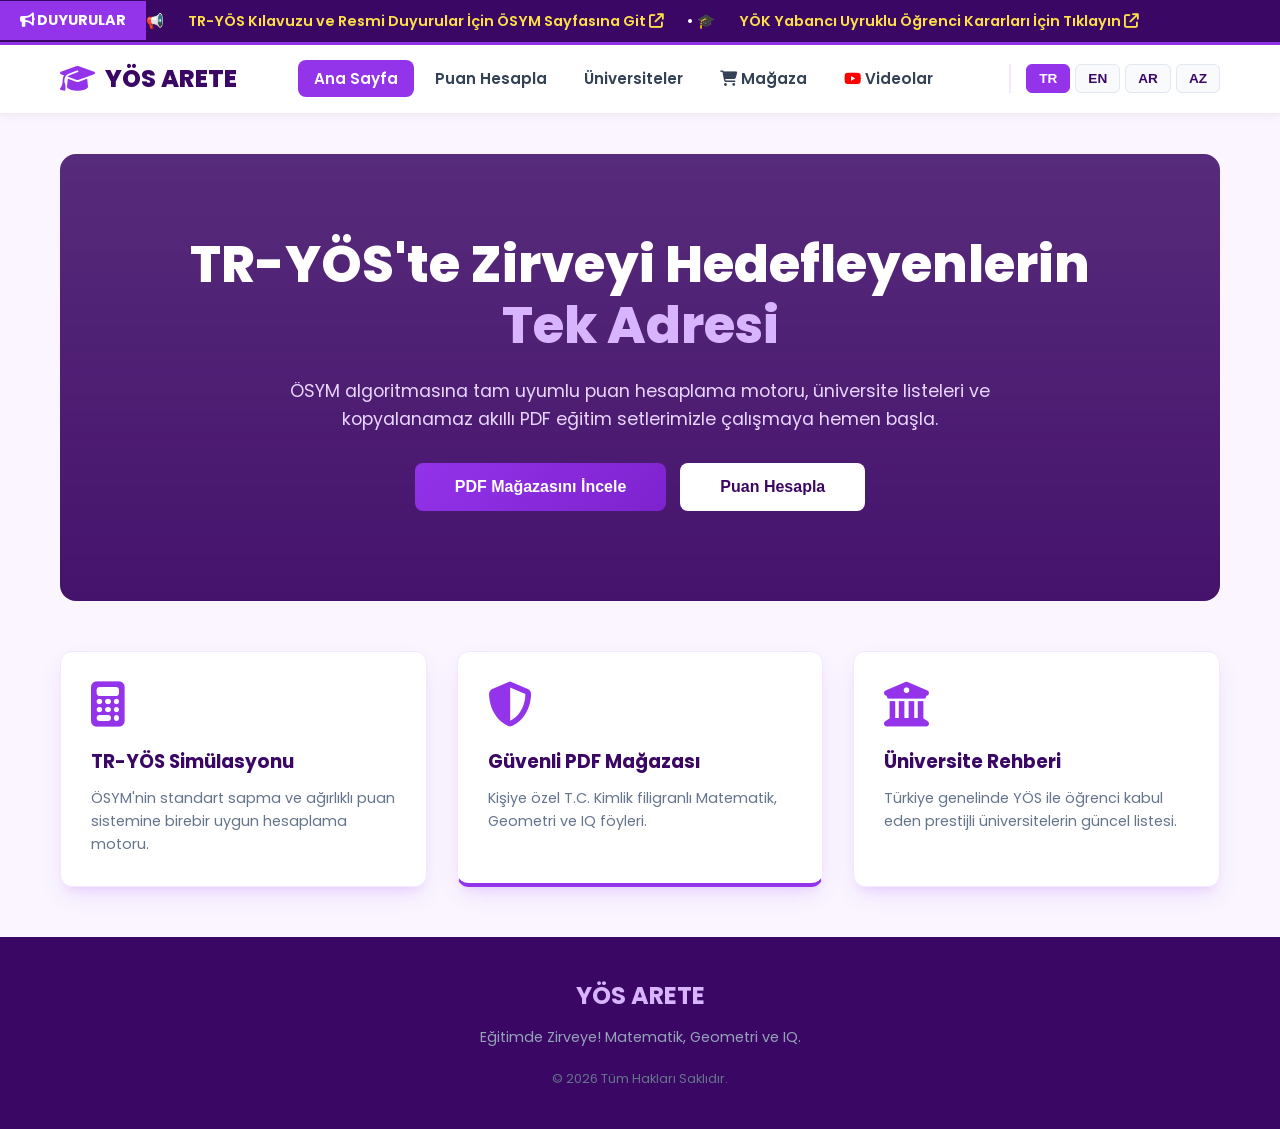
<file: index.html>
<!DOCTYPE html>
<html lang="tr" dir="ltr">
<head>
    <meta charset="UTF-8">
    <meta name="viewport" content="width=device-width, initial-scale=1.0">
    <title>YÖS ARETE | TR-YÖS Eğitim Portalı</title>
    <link href="https://fonts.googleapis.com/css2?family=Poppins:wght@300;400;500;600;700;800&family=Cairo:wght@400;600;700;800&display=swap" rel="stylesheet">
    <link rel="stylesheet" href="https://cdnjs.cloudflare.com/ajax/libs/font-awesome/6.4.0/css/all.min.css">
    <style>
        :root {
            --primary: #9333ea;
            --primary-dark: #7e22ce;
            --secondary: #3b0764;
            --accent: #d8b4fe;
            --bg-color: #faf5ff;
            --text-main: #334155;
            --white: #ffffff;
            --shadow: 0 10px 25px -5px rgba(147, 51, 234, 0.15), 0 8px 10px -6px rgba(147, 51, 234, 0.1);
            --transition: all 0.3s ease;
        }

        * { margin: 0; padding: 0; box-sizing: border-box; }
        
        body { background-color: var(--bg-color); color: var(--text-main); line-height: 1.6; font-family: 'Poppins', sans-serif; transition: background-color 0.3s; }
        
        /* RTL (Arapça) CSS Desteği */
        html[dir="rtl"] body { font-family: 'Cairo', sans-serif; }
        html[dir="rtl"] .uni-item { border-left: 1px solid #e2e8f0; border-right: 4px solid var(--primary); }
        html[dir="rtl"] .lang-switch { border-left: none; border-right: 2px solid #f3e8ff; padding-left: 0; padding-right: 15px; }
        html[dir="rtl"] .cat-badge { right: auto; left: -30px; transform: rotate(-45deg); }
        html[dir="rtl"] .uni-action-btn { margin-right: 0; margin-left: 10px; }
        html[dir="rtl"] .calc-info { border-left: none; border-right: 4px solid var(--primary); }

        /* --- Üst Bar --- */
        .top-bar { background: var(--secondary); color: var(--white); display: flex; align-items: center; border-bottom: 3px solid var(--primary); direction: ltr; }
        .top-bar-title { background: var(--primary); padding: 8px 20px; font-weight: 700; z-index: 10; font-size: 0.9rem; white-space: nowrap; }
        .ticker-wrap { flex-grow: 1; overflow: hidden; white-space: nowrap; padding: 8px 0; }
        .ticker-move { display: inline-block; animation: ticker 25s linear infinite; font-size: 0.9rem; }
        .ticker-move a { color: #fde047; text-decoration: none; font-weight: 600; margin: 0 20px; transition: 0.3s;}
        .ticker-move a:hover { color: var(--white); }
        @keyframes ticker { 0% { transform: translateX(100%); } 100% { transform: translateX(-100%); } }

        /* --- Menü ve Dil Seçici --- */
        header { background-color: var(--white); box-shadow: 0 2px 10px rgba(0,0,0,0.05); position: sticky; top: 0; z-index: 1000; border-bottom: 1px solid #f3e8ff;}
        .nav-container { max-width: 1200px; margin: 0 auto; padding: 15px 20px; display: flex; justify-content: space-between; align-items: center; flex-wrap: wrap; gap: 15px; }
        .logo { font-size: 24px; font-weight: 800; color: var(--secondary); text-decoration: none; display: flex; align-items: center; gap: 10px; }
        .logo i { color: var(--primary); font-size: 28px; }
        
        .nav-center { flex-grow: 1; display: flex; justify-content: center; }
        nav ul { display: flex; gap: 5px; list-style: none; flex-wrap: wrap; justify-content: center; }
        nav a { text-decoration: none; color: var(--text-main); font-weight: 600; cursor: pointer; padding: 8px 16px; border-radius: 8px; transition: var(--transition); font-size: 0.95rem; }
        nav a:hover, nav a.active { background-color: var(--primary); color: var(--white); }

        .lang-switch { display: flex; gap: 5px; border-left: 2px solid #f3e8ff; padding-left: 15px; }
        .lang-btn { background: #f8fafc; border: 1px solid #e2e8f0; cursor: pointer; font-weight: 700; color: var(--secondary); padding: 6px 12px; border-radius: 6px; transition: 0.2s; font-size: 0.85rem; }
        .lang-btn.active, .lang-btn:hover { background: var(--primary); color: white; border-color: var(--primary); }

        /* --- Ana İçerik --- */
        main { max-width: 1200px; margin: 40px auto; padding: 0 20px; min-height: 70vh; }
        .section { display: none; animation: fadeIn 0.4s ease; }
        .section.active { display: block; }
        @keyframes fadeIn { from { opacity: 0; transform: translateY(15px); } to { opacity: 1; transform: translateY(0); } }
        .section-title { font-size: 28px; color: var(--secondary); border-bottom: 3px solid var(--primary); padding-bottom: 10px; margin-bottom: 30px; display: inline-block; font-weight: 800; }

        .grid-2 { display: grid; grid-template-columns: repeat(auto-fit, minmax(400px, 1fr)); gap: 30px; }
        .grid-3 { display: grid; grid-template-columns: repeat(auto-fit, minmax(320px, 1fr)); gap: 30px; }
        
        .card { background: var(--white); border-radius: 12px; padding: 30px; box-shadow: var(--shadow); transition: var(--transition); border: 1px solid #f3e8ff; cursor: pointer; }
        .card:hover { transform: translateY(-5px); border-color: var(--primary); box-shadow: 0 20px 25px -5px rgba(147, 51, 234, 0.2); }

        .btn { display: inline-block; padding: 12px 25px; background: linear-gradient(135deg, var(--primary), var(--primary-dark)); color: var(--white); border: none; border-radius: 8px; font-weight: 600; cursor: pointer; transition: var(--transition); text-decoration: none; text-align: center; font-size: 1rem; }
        .btn:hover { background: var(--secondary); box-shadow: 0 4px 15px rgba(147, 51, 234, 0.4); }

        /* --- Puan Hesaplama Aracı --- */
        .calc-form { background: var(--white); padding: 40px; border-radius: 16px; box-shadow: var(--shadow); max-width: 800px; margin: 0 auto; border-top: 5px solid var(--primary); }
        .calc-info { background: #faf5ff; border-radius: 8px; padding: 15px; font-size: 0.9rem; color: #475569; margin-bottom: 30px; border: 1px solid #e9d5ff; border-left: 4px solid var(--primary); }
        .input-group { display: flex; justify-content: space-between; align-items: center; margin-bottom: 20px; padding-bottom: 20px; border-bottom: 1px dashed #e2e8f0; }
        .input-group strong { font-size: 1.1rem; color: var(--secondary); width: 45%; }
        .inputs-wrapper { display: flex; gap: 15px; width: 55%; }
        .inputs-wrapper div { text-align: center; flex: 1; }
        .inputs-wrapper label { display: block; font-size: 0.8rem; color: #64748b; margin-bottom: 5px; font-weight: 600; }
        .inputs-wrapper input { width: 100%; padding: 12px; border: 2px solid #e2e8f0; border-radius: 8px; text-align: center; font-weight: bold; font-size: 1.2rem; outline: none; transition: 0.3s; color: var(--secondary); }
        .inputs-wrapper input:focus { border-color: var(--primary); box-shadow: 0 0 0 3px rgba(147, 51, 234, 0.1); }
        
        #calc-result { margin-top: 30px; padding: 30px; background: #faf5ff; border-radius: 12px; border: 2px dashed var(--primary); display: none; text-align: center; }
        #score-text { font-size: 3.5rem; color: var(--primary-dark); font-weight: 800; line-height: 1; margin: 10px 0; }

        /* --- Üniversiteler (Akıllı Akordeon) --- */
        .search-box { width: 100%; padding: 15px 20px; font-size: 1.1rem; border: 2px solid #d8b4fe; border-radius: 8px; margin-bottom: 25px; outline: none; transition: 0.3s; }
        .search-box:focus { border-color: var(--primary); }
        .uni-grid { display: flex; flex-direction: column; gap: 15px; }
        
        .uni-item { background: var(--white); border-radius: 8px; border: 1px solid #e2e8f0; border-left: 4px solid var(--primary); transition: 0.3s; overflow: hidden; cursor: pointer; }
        .uni-header { display: flex; justify-content: space-between; align-items: center; padding: 15px 20px; font-weight: 600; color: var(--secondary); background: #fff; transition: 0.3s;}
        .uni-header:hover { background: #faf5ff; }
        .icon-arrow { color: #94a3b8; transition: transform 0.3s ease; }
        
        /* Akordeon Kapalı/Açık Durumu */
        .uni-body { max-height: 0; padding: 0 20px; opacity: 0; transition: all 0.3s ease; font-size: 0.95rem; color: #475569; overflow: hidden; }
        .uni-item.active { border-color: var(--primary); background: #faf5ff; box-shadow: 0 5px 15px rgba(147, 51, 234, 0.1); }
        .uni-item.active .uni-body { max-height: 300px; padding: 15px 20px 20px 20px; opacity: 1; border-top: 1px dashed #d8b4fe; margin-top: 5px; }
        .uni-item.active .uni-header { background: #faf5ff; }
        .uni-item.active .icon-arrow { transform: rotate(180deg); color: var(--primary); }
        
        .uni-body p { margin-bottom: 10px; display: flex; align-items: center; gap: 10px; }
        .uni-body i.icon-info { color: var(--primary); width: 20px; text-align: center; }
        .uni-body a { color: var(--primary); font-weight: 600; text-decoration: none; word-break: break-all; }
        
        .uni-action-btn { display: inline-flex; align-items: center; justify-content: center; gap: 8px; background: var(--primary); color: white; padding: 10px 15px; border-radius: 6px; text-decoration: none; font-size: 0.85rem; transition: 0.3s; margin-top: 10px; margin-right: 10px; font-weight: 600; border: 1px solid var(--primary); }
        .uni-action-btn:hover { background: var(--secondary); border-color: var(--secondary); color: white;}
        .uni-action-btn.outline { background: transparent; color: var(--primary); }
        .uni-action-btn.outline:hover { background: var(--primary); color: white; }

        /* --- Mağaza --- */
        .store-category { font-size: 1.5rem; color: var(--secondary); margin: 40px 0 20px 0; padding-bottom: 10px; border-bottom: 2px solid #e2e8f0; }
        .product-card { position: relative; overflow: hidden; text-align: center; padding: 25px 20px; display: flex; flex-direction: column; justify-content: space-between; height: 100%; cursor: default; }
        .product-icon { font-size: 3rem; color: var(--primary); margin-bottom: 15px; }
        .price { font-size: 1.3rem; font-weight: 800; color: var(--secondary); margin: 15px 0; }
        .cat-badge { position: absolute; top: 15px; right: -30px; background: var(--secondary); color: white; padding: 5px 30px; font-size: 0.75rem; font-weight: 700; transform: rotate(45deg); letter-spacing: 1px; }

        /* --- Videolar --- */
        .video-container { position: relative; padding-bottom: 56.25%; height: 0; overflow: hidden; border-radius: 12px; margin-bottom: 15px; box-shadow: var(--shadow); border: 2px solid #f3e8ff; }
        .video-container iframe { position: absolute; top: 0; left: 0; width: 100%; height: 100%; border: none; }

        @media (max-width: 992px) {
            .nav-container { flex-direction: column; gap: 15px; }
            .lang-switch { border: none; padding: 0; }
            .input-group { flex-direction: column; align-items: flex-start; gap: 15px; }
            .input-group strong, .inputs-wrapper { width: 100%; }
        }
    </style>
</head>
<body>

    <div class="top-bar">
        <div class="top-bar-title" data-i18n="announce"><i class="fa-solid fa-bullhorn"></i> DUYURULAR</div>
        <div class="ticker-wrap">
            <span class="ticker-move" data-i18n="ticker">
                📢 <a href='https://www.osym.gov.tr/' target='_blank'>TR-YÖS Kılavuzu ve Resmi Duyurular İçin ÖSYM Sayfasına Git <i class='fa-solid fa-arrow-up-right-from-square'></i></a> • 🎓 <a href='https://www.yok.gov.tr/' target='_blank'>YÖK Yabancı Uyruklu Öğrenci Kararları İçin Tıklayın <i class='fa-solid fa-arrow-up-right-from-square'></i></a>
            </span>
        </div>
    </div>

    <header>
        <div class="nav-container">
            <a href="#" class="logo" onclick="showSection('home')">
                <i class="fa-solid fa-graduation-cap"></i> YÖS ARETE
            </a>
            <div class="nav-center">
                <nav>
                    <ul id="nav-menu">
                        <li><a class="active" onclick="showSection('home')" data-i18n="nav_home">Ana Sayfa</a></li>
                        <li><a onclick="showSection('calc')" data-i18n="nav_calc">Puan Hesapla</a></li>
                        <li><a onclick="showSection('unis')" data-i18n="nav_unis">Üniversiteler</a></li>
                        <li><a onclick="showSection('store')" data-i18n="nav_store"><i class="fa-solid fa-cart-shopping"></i> Mağaza</a></li>
                        <li><a onclick="showSection('videos')" data-i18n="nav_videos"><i class="fa-brands fa-youtube" style="color: red;"></i> Videolar</a></li>
                    </ul>
                </nav>
            </div>
            <div class="lang-switch">
                <button id="btn-tr" class="lang-btn active" onclick="setLang('tr')">TR</button>
                <button id="btn-en" class="lang-btn" onclick="setLang('en')">EN</button>
                <button id="btn-ar" class="lang-btn" onclick="setLang('ar')">AR</button>
                <button id="btn-az" class="lang-btn" onclick="setLang('az')">AZ</button>
            </div>
        </div>
    </header>

    <main>
        <section id="home" class="section active">
            <div style="text-align: center; padding: 80px 20px; background: linear-gradient(rgba(59, 7, 100, 0.85), rgba(59, 7, 100, 0.95)), url('https://images.unsplash.com/photo-1434030216411-0b793f4b4173?q=80&w=2000') center/cover; color: white; border-radius: 16px; margin-bottom: 50px;">
                <h1 style="font-size: clamp(2rem, 4vw, 3.5rem); margin-bottom: 20px; font-weight: 800; line-height: 1.2;" data-i18n="hero_title">TR-YÖS'te Zirveyi Hedefleyenlerin<br><span style="color: var(--accent);">Tek Adresi</span></h1>
                <p style="font-size: 1.1rem; max-width: 700px; margin: 0 auto 30px; color: #e9d5ff;" data-i18n="hero_desc">ÖSYM algoritmasına tam uyumlu puan hesaplama motoru, üniversite listeleri ve kopyalanamaz akıllı PDF eğitim setlerimizle çalışmaya hemen başla.</p>
                <button class="btn" style="width: auto; padding: 15px 40px; margin-right: 10px; margin-bottom: 10px;" onclick="showSection('store')" data-i18n="btn_store">PDF Mağazasını İncele</button>
                <button class="btn" style="background: white; color: var(--secondary); width: auto; padding: 15px 40px;" onclick="showSection('calc')" data-i18n="btn_calc">Puan Hesapla</button>
            </div>

            <div class="grid-3">
                <div class="card" onclick="showSection('calc')">
                    <i class="fa-solid fa-calculator" style="font-size: 45px; color: var(--primary); margin-bottom: 20px;"></i>
                    <h3 style="color: var(--secondary);" data-i18n="card_calc">TR-YÖS Simülasyonu</h3>
                    <p style="color: #64748b; font-size: 0.9rem; margin-top: 10px;" data-i18n="card_calc_desc">ÖSYM'nin standart sapma ve ağırlıklı puan sistemine birebir uygun hesaplama motoru.</p>
                </div>
                <div class="card" onclick="showSection('store')" style="border-bottom: 4px solid var(--primary);">
                    <i class="fa-solid fa-shield-halved" style="font-size: 45px; color: var(--primary); margin-bottom: 20px;"></i>
                    <h3 style="color: var(--secondary);" data-i18n="card_store">Güvenli PDF Mağazası</h3>
                    <p style="color: #64748b; font-size: 0.9rem; margin-top: 10px;" data-i18n="card_store_desc">Kişiye özel T.C. Kimlik filigranlı Matematik, Geometri ve IQ föyleri.</p>
                </div>
                <div class="card" onclick="showSection('unis')">
                    <i class="fa-solid fa-building-columns" style="font-size: 45px; color: var(--primary); margin-bottom: 20px;"></i>
                    <h3 style="color: var(--secondary);" data-i18n="card_uni">Üniversite Rehberi</h3>
                    <p style="color: #64748b; font-size: 0.9rem; margin-top: 10px;" data-i18n="card_uni_desc">Türkiye genelinde YÖS ile öğrenci kabul eden prestijli üniversitelerin güncel listesi.</p>
                </div>
            </div>
        </section>

        <section id="calc" class="section">
            <h2 class="section-title" data-i18n="calc_title">ÖSYM Kılavuzuna Göre TR-YÖS Puanı Hesapla</h2>
            <div class="calc-form">
                <div class="calc-info" data-i18n="calc_info">
                    <strong><i class='fa-solid fa-circle-info'></i> Hesaplama Altyapısı (ÖSYM Kılavuzu)</strong><br>• 4 Yanlış 1 Doğruyu götürür.<br>• Adayın hesaplama yapılabilmesi için testlerin <strong>en az birinden 0.5 ham puan</strong> alması zorunludur.<br>• Çıkan sonuç ÖSYM'nin <strong>100 - 500</strong> ölçeğine dönüştürülür.
                </div>
                
                <div class="input-group">
                    <strong><span data-i18n="iq_label">Sayısal Yetenek (IQ)</span> <span style="display:block; font-size:0.8rem; font-weight:normal; margin-top:5px; color:#64748b;" data-i18n="iq_desc">Toplam 40 Soru</span></strong>
                    <div class="inputs-wrapper">
                        <div><label data-i18n="correct">DOĞRU</label><input type="number" id="iqD" min="0" max="40" value="0"></div>
                        <div><label data-i18n="wrong">YANLIŞ</label><input type="number" id="iqY" min="0" max="40" value="0"></div>
                    </div>
                </div>

                <div class="input-group">
                    <strong><span data-i18n="mat_label">Matematik</span> <span style="display:block; font-size:0.8rem; font-weight:normal; margin-top:5px; color:#64748b;" data-i18n="mat_desc">Toplam 30 Soru</span></strong>
                    <div class="inputs-wrapper">
                        <div><label data-i18n="correct">DOĞRU</label><input type="number" id="matD" min="0" max="30" value="0"></div>
                        <div><label data-i18n="wrong">YANLIŞ</label><input type="number" id="matY" min="0" max="30" value="0"></div>
                    </div>
                </div>
                
                <div class="input-group" style="border: none;">
                    <strong><span data-i18n="geo_label">Geometri</span> <span style="display:block; font-size:0.8rem; font-weight:normal; margin-top:5px; color:#64748b;" data-i18n="geo_desc">Toplam 10 Soru</span></strong>
                    <div class="inputs-wrapper">
                        <div><label data-i18n="correct">DOĞRU</label><input type="number" id="geoD" min="0" max="10" value="0"></div>
                        <div><label data-i18n="wrong">YANLIŞ</label><input type="number" id="geoY" min="0" max="10" value="0"></div>
                    </div>
                </div>

                <button class="btn" style="width:100%; padding:16px; font-size:1.2rem; margin-top:20px;" onclick="hesapla()" data-i18n="btn_calc_submit">Puanımı Hesapla</button>

                <div id="calc-result">
                    <p style="font-weight: 700; color: var(--secondary); text-transform: uppercase;" data-i18n="result_title">Ölçeklenmiş TR-YÖS Puanınız</p>
                    <div id="score-text">0.00</div>
                    <p id="net-text" style="color: var(--primary-dark); font-weight: 600; font-size: 1.1rem;"></p>
                </div>
            </div>
        </section>

        <section id="unis" class="section">
            <h2 class="section-title" data-i18n="uni_title">YÖS İle Öğrenci Alan Üniversiteler</h2>
            <p style="color: #64748b; margin-bottom: 20px;" data-i18n="uni_desc">Aşağıdaki listeden üniversite isimlerine tıklayarak iletişim adreslerine ve resmi YÖS sayfalarına ulaşabilirsiniz.</p>
            <input type="text" id="uniSearch" class="search-box" data-i18n-placeholder="search_ph" placeholder="🔍 Üniversite adı yazarak arayın... (Örn: Akdeniz)" onkeyup="filterUnis()">
            
            <div class="uni-grid" id="uni-list"></div>
        </section>

        <section id="store" class="section">
            <h2 class="section-title" data-i18n="store_title">YÖS ARETE Güvenli PDF Mağazası</h2>
            <div style="background: #fffbeb; border-left: 5px solid #f59e0b; padding: 20px; border-radius: 8px; margin-bottom: 30px; display: flex; align-items: center; gap: 20px;">
                <i class="fa-solid fa-user-shield" style="font-size: 2.5rem; color: #f59e0b;"></i>
                <div>
                    <h3 style="color: #b45309; margin-bottom: 5px;" data-i18n="store_sec_title">Anti-Korsan Güvenlik Sistemi</h3>
                    <p style="color: #92400e; font-size: 0.9rem;" data-i18n="store_sec_desc">Satın aldığınız tüm PDF'ler sistem tarafından anlık olarak işlenir. Sayfaların ortasına şeffaf bir şekilde <strong>Adınız, Soyadınız ve Kimlik Numaranız</strong> kalıcı olarak basılır.</p>
                </div>
            </div>

            <h3 class="store-category" data-i18n="store_cat_mat"><i class="fa-solid fa-square-root-variable"></i> Matematik Setleri</h3>
            <div class="grid-3">
                <div class="card product-card">
                    <div class="cat-badge" data-i18n="badge_foy">Konu Föyü</div>
                    <div><div class="product-icon"><i class="fa-solid fa-book-open"></i></div><h4 style="color: var(--secondary); margin-bottom: 10px;" data-i18n="store_mat_foy">Matematik Ders Anlatım Föyleri</h4></div>
                    <div><div class="price" data-i18n="price_later">Fiyat Güncellenecek</div><button class="btn" data-i18n="btn_review">İncele</button></div>
                </div>
                <div class="card product-card">
                    <div class="cat-badge" data-i18n="badge_soru">Soru Bankası</div>
                    <div><div class="product-icon"><i class="fa-solid fa-book-journal-whills"></i></div><h4 style="color: var(--secondary); margin-bottom: 10px;" data-i18n="store_mat_soru">Matematik Soru Bankası</h4></div>
                    <div><div class="price" data-i18n="price_later">Fiyat Güncellenecek</div><button class="btn" data-i18n="btn_review">İncele</button></div>
                </div>
                <div class="card product-card">
                    <div class="cat-badge" data-i18n="badge_deneme">Denemeler</div>
                    <div><div class="product-icon"><i class="fa-solid fa-file-pen"></i></div><h4 style="color: var(--secondary); margin-bottom: 10px;" data-i18n="store_mat_deneme">Matematik Branş Denemeleri</h4></div>
                    <div><div class="price" data-i18n="price_later">Fiyat Güncellenecek</div><button class="btn" data-i18n="btn_review">İncele</button></div>
                </div>
            </div>

            <h3 class="store-category" style="margin-top: 50px;" data-i18n="store_cat_geo"><i class="fa-solid fa-shapes"></i> Geometri Setleri</h3>
            <div class="grid-3">
                <div class="card product-card">
                    <div class="cat-badge" data-i18n="badge_foy">Konu Föyü</div>
                    <div><div class="product-icon"><i class="fa-solid fa-book-open"></i></div><h4 style="color: var(--secondary); margin-bottom: 10px;" data-i18n="store_geo_foy">Geometri Ders Anlatım Föyleri</h4></div>
                    <div><div class="price" data-i18n="price_later">Fiyat Güncellenecek</div><button class="btn" data-i18n="btn_review">İncele</button></div>
                </div>
                <div class="card product-card">
                    <div class="cat-badge" data-i18n="badge_soru">Soru Bankası</div>
                    <div><div class="product-icon"><i class="fa-solid fa-compass"></i></div><h4 style="color: var(--secondary); margin-bottom: 10px;" data-i18n="store_geo_soru">Geometri Soru Bankası</h4></div>
                    <div><div class="price" data-i18n="price_later">Fiyat Güncellenecek</div><button class="btn" data-i18n="btn_review">İncele</button></div>
                </div>
                <div class="card product-card">
                    <div class="cat-badge" data-i18n="badge_deneme">Denemeler</div>
                    <div><div class="product-icon"><i class="fa-solid fa-ruler-combined"></i></div><h4 style="color: var(--secondary); margin-bottom: 10px;" data-i18n="store_geo_deneme">Geometri Branş Denemeleri</h4></div>
                    <div><div class="price" data-i18n="price_later">Fiyat Güncellenecek</div><button class="btn" data-i18n="btn_review">İncele</button></div>
                </div>
            </div>

            <h3 class="store-category" style="margin-top: 50px;" data-i18n="store_cat_iq"><i class="fa-solid fa-brain"></i> Sayısal Yetenek (IQ) Setleri</h3>
            <div class="grid-3">
                <div class="card product-card">
                    <div class="cat-badge" data-i18n="badge_foy">Konu Föyü</div>
                    <div><div class="product-icon"><i class="fa-solid fa-book-open"></i></div><h4 style="color: var(--secondary); margin-bottom: 10px;" data-i18n="store_iq_foy">IQ Ders Anlatım Föyleri</h4></div>
                    <div><div class="price" data-i18n="price_later">Fiyat Güncellenecek</div><button class="btn" data-i18n="btn_review">İncele</button></div>
                </div>
                <div class="card product-card">
                    <div class="cat-badge" data-i18n="badge_soru">Soru Bankası</div>
                    <div><div class="product-icon"><i class="fa-solid fa-puzzle-piece"></i></div><h4 style="color: var(--secondary); margin-bottom: 10px;" data-i18n="store_iq_soru">IQ Soru Bankası</h4></div>
                    <div><div class="price" data-i18n="price_later">Fiyat Güncellenecek</div><button class="btn" data-i18n="btn_review">İncele</button></div>
                </div>
                <div class="card product-card">
                    <div class="cat-badge" data-i18n="badge_deneme">Denemeler</div>
                    <div><div class="product-icon"><i class="fa-solid fa-cubes"></i></div><h4 style="color: var(--secondary); margin-bottom: 10px;" data-i18n="store_iq_deneme">IQ Branş Denemeleri</h4></div>
                    <div><div class="price" data-i18n="price_later">Fiyat Güncellenecek</div><button class="btn" data-i18n="btn_review">İncele</button></div>
                </div>
            </div>

            <h3 class="store-category" style="margin-top: 50px; color: var(--primary);" data-i18n="store_cat_deneme"><i class="fa-solid fa-layer-group"></i> Sadece Denemeler</h3>
            <div class="grid-2">
                <div class="card product-card" style="border: 2px solid var(--primary);">
                    <div class="cat-badge" style="background: var(--primary);" data-i18n="badge_deneme">Denemeler</div>
                    <div>
                        <div class="product-icon"><i class="fa-solid fa-stopwatch"></i></div>
                        <h4 style="color: var(--secondary); margin-bottom: 10px;" data-i18n="store_genel_deneme">YÖS ARETE Genel Deneme Sınavları</h4>
                        <p style="color: #64748b; font-size: 0.9rem;" data-i18n="store_genel_deneme_desc">ÖSYM ile birebir aynı zorluk derecesinde, 40 IQ, 30 Mat ve 10 Geo formatında tam kapsamlı deneme seti.</p>
                    </div>
                    <div>
                        <div class="price" style="color: var(--primary);" data-i18n="price_later">Fiyat Güncellenecek</div>
                        <button class="btn" data-i18n="btn_review">İncele</button>
                    </div>
                </div>
            </div>
        </section>

        <section id="videos" class="section">
            <h2 class="section-title" data-i18n="vid_title">YÖS ARETE Ders Videoları</h2>
            <p style="color: #64748b; margin-bottom: 30px; font-size: 1.1rem;" data-i18n="vid_desc">Kanalımızdaki en kritik konu anlatımlarını ve soru çözümlerini reklamsız izleyin.</p>
            
            <div class="grid-3">
                <div class="card" style="padding: 15px;"><div class="video-container"><iframe src="https://www.youtube.com/embed/B2346EGXTyI?si=2Vz4_aoPf0a72VY9" allowfullscreen></iframe></div></div>
                <div class="card" style="padding: 15px;"><div class="video-container"><iframe src="https://www.youtube.com/embed/OT8av2MylAQ?si=1I1WJZwLfKXeNLjT" allowfullscreen></iframe></div></div>
                <div class="card" style="padding: 15px;"><div class="video-container"><iframe src="https://www.youtube.com/embed/pi2nLpvt8aY?si=jkMNgCymcJP795TY" allowfullscreen></iframe></div></div>
            </div>
            <div style="text-align: center; margin-top: 40px;">
                <a href="https://www.youtube.com/@yosarete" target="_blank" class="btn" style="width: auto; padding: 15px 40px; background: #ff0000; color: white;" data-i18n="btn_channel"><i class="fa-brands fa-youtube"></i> Kanalın Tümüne Git ve Abone Ol</a>
            </div>
        </section>
    </main>

    <footer style="background: var(--secondary); color: white; text-align: center; padding: 40px 20px; margin-top: 50px;">
        <h2 style="margin-bottom: 10px; color: var(--accent);">YÖS ARETE</h2>
        <p style="color: #94a3b8; font-size: 0.9rem; margin-bottom: 20px;">Eğitimde Zirveye! Matematik, Geometri ve IQ.</p>
        <p style="color: #64748b; font-size: 0.8rem;">© 2026 Tüm Hakları Saklıdır.</p>
    </footer>

    <script>
        // --- 1. ÇOKLU DİL (i18n) SÖZLÜĞÜ ---
        const translations = {
            tr: {
                announce: "DUYURULAR",
                ticker: "📢 <a href='https://www.osym.gov.tr/' target='_blank'>TR-YÖS Kılavuzu ve Resmi Duyurular İçin ÖSYM Sayfasına Git <i class='fa-solid fa-arrow-up-right-from-square'></i></a> • 🎓 <a href='https://www.yok.gov.tr/' target='_blank'>YÖK Yabancı Uyruklu Öğrenci Kararları İçin Tıklayın <i class='fa-solid fa-arrow-up-right-from-square'></i></a>",
                nav_home: "Ana Sayfa", nav_calc: "Puan Hesapla", nav_unis: "Üniversiteler", nav_store: "<i class='fa-solid fa-cart-shopping'></i> Mağaza", nav_videos: "<i class='fa-brands fa-youtube' style='color:#ff0000;'></i> Videolar",
                hero_title: "TR-YÖS'te Zirveyi Hedefleyenlerin<br><span style='color: var(--accent);'>Tek Adresi</span>",
                hero_desc: "ÖSYM algoritmasına tam uyumlu puan hesaplama motoru, üniversite listeleri ve kopyalanamaz akıllı PDF eğitim setlerimizle çalışmaya hemen başla.",
                btn_store: "PDF Mağazasını İncele", btn_calc: "Puan Hesapla",
                card_calc: "TR-YÖS Simülasyonu", card_calc_desc: "ÖSYM'nin standart sapma ve ağırlıklı puan sistemine birebir uygun hesaplama motoru.",
                card_store: "Güvenli PDF Mağazası", card_store_desc: "Kişiye özel T.C. Kimlik filigranlı Matematik, Geometri ve IQ föyleri.",
                card_uni: "Üniversite Rehberi", card_uni_desc: "Türkiye genelinde YÖS ile öğrenci kabul eden prestijli üniversitelerin güncel listesi.",
                calc_title: "ÖSYM Kılavuzuna Göre TR-YÖS Puanı Hesapla",
                calc_info: "<strong><i class='fa-solid fa-circle-info'></i> Hesaplama Altyapısı (ÖSYM Kılavuzu)</strong><br>• 4 Yanlış 1 Doğruyu götürür.<br>• Adayın hesaplama yapılabilmesi için testlerin <strong>en az birinden 0.5 ham puan</strong> alması zorunludur.<br>• Çıkan sonuç ÖSYM'nin <strong>100 - 500</strong> ölçeğine dönüştürülür.",
                iq_label: "Sayısal Yetenek (IQ)", iq_desc: "Toplam 40 Soru", mat_label: "Matematik", mat_desc: "Toplam 30 Soru", geo_label: "Geometri", geo_desc: "Toplam 10 Soru",
                correct: "DOĞRU", wrong: "YANLIŞ", btn_calc_submit: "Puanımı Hesapla", result_title: "Ölçeklenmiş TR-YÖS Puanınız",
                uni_title: "YÖS İle Öğrenci Alan Üniversiteler", uni_desc: "Üniversite isimlerine tıklayarak tahmini iletişim bilgilerine ve resmi başvuru sayfalarına ulaşabilirsiniz.",
                search_ph: "🔍 Üniversite adı yazarak arayın... (Örn: Akdeniz)",
                store_title: "YÖS ARETE Güvenli PDF Mağazası", store_sec_title: "Anti-Korsan Güvenlik Sistemi", store_sec_desc: "Satın aldığınız tüm PDF'ler sistem tarafından anlık olarak işlenir. Sayfaların ortasına şeffaf bir şekilde <strong>Adınız, Soyadınız ve Kimlik Numaranız</strong> kalıcı olarak basılır.",
                store_cat_mat: "Matematik Setleri", store_cat_geo: "Geometri Setleri", store_cat_iq: "Sayısal Yetenek (IQ) Setleri", store_cat_deneme: "Sadece Denemeler",
                badge_foy: "Konu Föyü", badge_soru: "Soru Bankası", badge_deneme: "Denemeler",
                store_mat_foy: "Matematik Ders Anlatım Föyleri", store_mat_soru: "Matematik Soru Bankası", store_mat_deneme: "Matematik Branş Denemeleri",
                store_geo_foy: "Geometri Ders Anlatım Föyleri", store_geo_soru: "Geometri Soru Bankası", store_geo_deneme: "Geometri Branş Denemeleri",
                store_iq_foy: "IQ Ders Anlatım Föyleri", store_iq_soru: "IQ Soru Bankası", store_iq_deneme: "IQ Branş Denemeleri",
                store_genel_deneme: "YÖS ARETE Genel Deneme Sınavları", store_genel_deneme_desc: "ÖSYM ile birebir aynı zorluk derecesinde, 40 IQ, 30 Mat ve 10 Geo formatında tam kapsamlı deneme seti.",
                price_later: "Fiyat Güncellenecek", btn_review: "İncele",
                vid_title: "YÖS ARETE Ders Videoları", vid_desc: "Kanalımızdaki en kritik konu anlatımlarını ve soru çözümlerini reklamsız izleyin.", btn_channel: "<i class='fa-brands fa-youtube'></i> Kanalın Tümüne Git ve Abone Ol",
                uni_web: "Resmi Web Sitesi", uni_mail: "E-Posta (Tahmini)", uni_search: "YÖS Başvurusunu Google'da Araştır"
            },
            en: {
                announce: "ANNOUNCEMENTS",
                ticker: "📢 <a href='https://www.osym.gov.tr/' target='_blank'>Go to ÖSYM Page for TR-YÖS Guide & Official Announcements <i class='fa-solid fa-arrow-up-right-from-square'></i></a> • 🎓 <a href='https://www.yok.gov.tr/' target='_blank'>Click for YÖK International Student Decisions <i class='fa-solid fa-arrow-up-right-from-square'></i></a>",
                nav_home: "Home", nav_calc: "Calculator", nav_unis: "Universities", nav_store: "<i class='fa-solid fa-cart-shopping'></i> Store", nav_videos: "<i class='fa-brands fa-youtube' style='color:#ff0000;'></i> Videos",
                hero_title: "The Ultimate Destination for<br><span style='color: var(--accent);'>TR-YÖS Success</span>",
                hero_desc: "Start studying immediately with our ÖSYM-compatible score calculator, university lists, and anti-piracy smart PDF education sets.",
                btn_store: "Visit PDF Store", btn_calc: "Calculate Score",
                card_calc: "TR-YÖS Simulation", card_calc_desc: "Calculation engine matching OSYM's standard deviation and 100-500 scale.",
                card_store: "Secure PDF Store", card_store_desc: "Personalized watermarked Math, Geometry, and IQ fascicles.",
                card_uni: "University Guide", card_uni_desc: "Updated list of prestigious universities accepting students via YÖS in Turkey.",
                calc_title: "Calculate TR-YÖS Score (OSYM Guidelines)",
                calc_info: "<strong><i class='fa-solid fa-circle-info'></i> Calculation Rules (OSYM)</strong><br>• 4 wrong answers cancel 1 correct answer.<br>• Candidates must score <strong>at least 0.5 raw points</strong> in at least one test.<br>• The result is scaled to OSYM's <strong>100 - 500</strong> range.",
                iq_label: "Numerical Ability (IQ)", iq_desc: "40 Questions Total", mat_label: "Mathematics", mat_desc: "30 Questions Total", geo_label: "Geometry", geo_desc: "10 Questions Total",
                correct: "CORRECT", wrong: "WRONG", btn_calc_submit: "Calculate My Score", result_title: "Your Scaled TR-YÖS Score",
                uni_title: "Universities Accepting YÖS", uni_desc: "Click on university names to see estimated contact details and official application pages.",
                search_ph: "🔍 Search by university name... (e.g., Akdeniz)",
                store_title: "YÖS ARETE Secure PDF Store", store_sec_title: "Anti-Piracy Security System", store_sec_desc: "All purchased PDFs are processed instantly. Your <strong>Name, Surname, and ID Number</strong> are permanently printed transparently on the pages.",
                store_cat_mat: "Mathematics Sets", store_cat_geo: "Geometry Sets", store_cat_iq: "Numerical Ability (IQ) Sets", store_cat_deneme: "Mock Exams Only",
                badge_foy: "Lecture Notes", badge_soru: "Question Bank", badge_deneme: "Mock Exams",
                store_mat_foy: "Math Lecture Notes", store_mat_soru: "Math Question Bank", store_mat_deneme: "Math Mock Exams",
                store_geo_foy: "Geometry Lecture Notes", store_geo_soru: "Geometry Question Bank", store_geo_deneme: "Geometry Mock Exams",
                store_iq_foy: "IQ Lecture Notes", store_iq_soru: "IQ Question Bank", store_iq_deneme: "IQ Mock Exams",
                store_genel_deneme: "YÖS ARETE General Mock Exams", store_genel_deneme_desc: "Full mock exam set in exact OSYM difficulty with 40 IQ, 30 Math, and 10 Geometry format.",
                price_later: "Price TBA", btn_review: "Review",
                vid_title: "YÖS ARETE Video Lessons", vid_desc: "Watch the most critical lectures and question solutions from our channel ad-free.", btn_channel: "<i class='fa-brands fa-youtube'></i> Go to Full Channel & Subscribe",
                uni_web: "Official Website", uni_mail: "Email (Estimated)", uni_search: "Search YÖS on Google"
            },
            ar: {
                announce: "إعلانات",
                ticker: "📢 <a href='https://www.osym.gov.tr/' target='_blank'>انتقل إلى صفحة ÖSYM للحصول على دليل TR-YÖS <i class='fa-solid fa-arrow-up-right-from-square'></i></a> • 🎓 <a href='https://www.yok.gov.tr/' target='_blank'>انقر هنا لقرارات YÖK للطلاب الأجانب <i class='fa-solid fa-arrow-up-right-from-square'></i></a>",
                nav_home: "الرئيسية", nav_calc: "حساب النقاط", nav_unis: "الجامعات", nav_store: "<i class='fa-solid fa-cart-shopping'></i> المتجر", nav_videos: "<i class='fa-brands fa-youtube' style='color:#ff0000;'></i> فيديوهات",
                hero_title: "الوجهة النهائية للنجاح في<br><span style='color: var(--accent);'>امتحان TR-YÖS</span>",
                hero_desc: "ابدأ الدراسة فوراً مع حاسبة النقاط المتوافقة مع ÖSYM، وقوائم الجامعات، وملفات PDF التعليمية الذكية المحمية.",
                btn_store: "زيارة متجر PDF", btn_calc: "حساب النقاط",
                card_calc: "محاكاة TR-YÖS", card_calc_desc: "محرك حساب يتطابق مع الانحراف المعياري لـ OSYM ومقياس 100-500.",
                card_store: "متجر PDF الآمن", card_store_desc: "مذكرات رياضيات وهندسة وذكاء مخصصة بعلامة مائية باسمك.",
                card_uni: "دليل الجامعات", card_uni_desc: "قائمة محدثة للجامعات التي تقبل الطلاب عبر YÖS في تركيا.",
                calc_title: "حساب نقاط TR-YÖS (وفقاً لـ OSYM)",
                calc_info: "<strong><i class='fa-solid fa-circle-info'></i> قواعد الحساب (OSYM)</strong><br>• 4 إجابات خاطئة تلغي إجابة صحيحة.<br>• يجب أن يحصل المرشح على <strong>0.5 نقطة خام على الأقل</strong> في اختبار واحد.<br>• يتم تحويل النتيجة إلى مقياس <strong>100 - 500</strong>.",
                iq_label: "القدرة العددية (IQ)", iq_desc: "إجمالي 40 سؤالاً", mat_label: "الرياضيات", mat_desc: "إجمالي 30 سؤالاً", geo_label: "الهندسة", geo_desc: "إجمالي 10 أسئلة",
                correct: "صحيح", wrong: "خطأ", btn_calc_submit: "احسب نتيجتي", result_title: "درجة TR-YÖS الخاصة بك",
                uni_title: "الجامعات التي تقبل YÖS", uni_desc: "انقر على أسماء الجامعات لرؤية جهات الاتصال وصفحات التقديم.",
                search_ph: "🔍 ابحث باسم الجامعة... (مثل: Akdeniz)",
                store_title: "متجر YÖS ARETE الآمن (PDF)", store_sec_title: "نظام الأمان لمكافحة القرصنة", store_sec_desc: "تتم طباعة <strong>اسمك ورقم هويتك</strong> بشكل دائم على الصفحات لحمايتها من المشاركة.",
                store_cat_mat: "مجموعات الرياضيات", store_cat_geo: "مجموعات الهندسة", store_cat_iq: "مجموعات الذكاء (IQ)", store_cat_deneme: "الامتحانات التجريبية فقط",
                badge_foy: "مذكرات", badge_soru: "بنك أسئلة", badge_deneme: "امتحانات تجريبية",
                store_mat_foy: "مذكرات الرياضيات", store_mat_soru: "بنك أسئلة الرياضيات", store_mat_deneme: "امتحانات تجريبية للرياضيات",
                store_geo_foy: "مذكرات الهندسة", store_geo_soru: "بنك أسئلة الهندسة", store_geo_deneme: "امتحانات تجريبية للهندسة",
                store_iq_foy: "مذكرات الذكاء (IQ)", store_iq_soru: "بنك أسئلة الذكاء", store_iq_deneme: "امتحانات تجريبية للذكاء",
                store_genel_deneme: "امتحانات YÖS ARETE الشاملة", store_genel_deneme_desc: "مجموعة امتحانات بنفس مستوى OSYM، بصيغة 40 IQ و30 رياضيات و10 هندسة.",
                price_later: "سيتم تحديث السعر", btn_review: "عرض",
                vid_title: "دروس فيديو YÖS ARETE", vid_desc: "شاهد أهم الشروحات وحلول الأسئلة من قناتنا بدون إعلانات.", btn_channel: "<i class='fa-brands fa-youtube'></i> انتقل إلى القناة واشترك",
                uni_web: "الموقع الرسمي", uni_mail: "البريد (تقريبي)", uni_search: "ابحث عن YÖS في جوجل"
            },
            az: {
                announce: "ELANLAR",
                ticker: "📢 <a href='https://www.osym.gov.tr/' target='_blank'>TR-YÖS Bələdçisi və Rəsmi Elanlar üçün ÖSYM-ə Keç <i class='fa-solid fa-arrow-up-right-from-square'></i></a> • 🎓 <a href='https://www.yok.gov.tr/' target='_blank'>YÖK Xarici Tələbə Qərarları İçin Klikləyin <i class='fa-solid fa-arrow-up-right-from-square'></i></a>",
                nav_home: "Ana Səhifə", nav_calc: "Bal Hesabla", nav_unis: "Universitetlər", nav_store: "<i class='fa-solid fa-cart-shopping'></i> Mağaza", nav_videos: "<i class='fa-brands fa-youtube' style='color:#ff0000;'></i> Videolar",
                hero_title: "TR-YÖS-də Zirvəni Hədəfləyənlərin<br><span style='color: var(--accent);'>Tək Ünvanı</span>",
                hero_desc: "ÖSYM alqoritminə tam uyğun bal hesablama motoru, universitet siyahıları və kopyalanmayan ağıllı PDF təhsil setləri.",
                btn_store: "PDF Mağazasına Bax", btn_calc: "Bal Hesabla",
                card_calc: "TR-YÖS Simulyasiyası", card_calc_desc: "ÖSYM-nin 100-500 bal sisteminə tam uyğun hesablama motoru.",
                card_store: "Təhlükəsiz PDF Mağazası", card_store_desc: "Şəxsə özəl su nişanlı Riyaziyyat, Həndəsə və Məntiq vəsaitləri.",
                card_uni: "Universitet Bələdçisi", card_uni_desc: "Türkiyə üzrə YÖS ilə tələbə qəbul edən universitetlərin siyahısı.",
                calc_title: "ÖSYM Qaydalarına Görə Balı Hesabla",
                calc_info: "<strong><i class='fa-solid fa-circle-info'></i> Hesablama Qaydaları (ÖSYM)</strong><br>• 4 səhv 1 doğrunu aparır.<br>• Testlərin <strong>ən az birindən 0.5 xam bal</strong> toplamaq məcburidir.<br>• Nəticə ÖSYM-nin <strong>100 - 500</strong> şkalasına çevrilir.",
                iq_label: "Riyazi Məntiq (IQ)", iq_desc: "Cəmi 40 Sual", mat_label: "Riyaziyyat", mat_desc: "Cəmi 30 Sual", geo_label: "Həndəsə", geo_desc: "Cəmi 10 Sual",
                correct: "DOĞRU", wrong: "YALNIŞ", btn_calc_submit: "Balımı Hesabla", result_title: "TR-YÖS Balınız",
                uni_title: "YÖS İlə Tələbə Qəbul Edən Universitetlər", uni_desc: "Əlaqə məlumatları və YÖS müraciət səhifələri üçün universitetin üzərinə klikləyin.",
                search_ph: "🔍 Universitet adı yazaraq axtarın... (Məs: Akdeniz)",
                store_title: "YÖS ARETE Təhlükəsiz PDF Mağazası", store_sec_title: "Anti-Pirat Təhlükəsizlik Sistemi", store_sec_desc: "Aldığınız bütün PDF-lərə <strong>Adınız, Soyadınız və Şəxsiyyət Vəsiqəsi Nömrəniz</strong> qalıcı olaraq çap edilir.",
                store_cat_mat: "Riyaziyyat Setləri", store_cat_geo: "Həndəsə Setləri", store_cat_iq: "Riyazi Məntiq (IQ) Setləri", store_cat_deneme: "Sadəcə Sınaqlar",
                badge_foy: "Mövzu İzahı", badge_soru: "Sual Bankı", badge_deneme: "Sınaqlar",
                store_mat_foy: "Riyaziyyat Mövzu İzahları", store_mat_soru: "Riyaziyyat Sual Bankı", store_mat_deneme: "Riyaziyyat Sınaq İmtahanları",
                store_geo_foy: "Həndəsə Mövzu İzahları", store_geo_soru: "Həndəsə Sual Bankı", store_geo_deneme: "Həndəsə Sınaq İmtahanları",
                store_iq_foy: "Məntiq (IQ) Mövzu İzahları", store_iq_soru: "Məntiq Sual Bankı", store_iq_deneme: "Məntiq Sınaq İmtahanları",
                store_genel_deneme: "YÖS ARETE Ümumi Sınaq İmtahanları", store_genel_deneme_desc: "ÖSYM ilə eyni çətinlikdə, 40 IQ, 30 Riyaziyyat və 10 Həndəsə formatında tam sınaq seti.",
                price_later: "Qiymət Yenilənəcək", btn_review: "İncələ",
                vid_title: "YÖS ARETE Dərs Videoları", vid_desc: "Kanalımızdakı ən vacib mövzu izahlarını reklamsız izləyin.", btn_channel: "<i class='fa-brands fa-youtube'></i> Kanala Keç və Abunə Ol",
                uni_web: "Rəsmi Veb Sayt", uni_mail: "E-Poçt (Təxmini)", uni_search: "YÖS Haqqında Axtar"
            }
        };

        function setLang(lang) {
            // HTML dil ve yön (RTL/LTR) ayarları
            document.documentElement.lang = lang;
            if (lang === 'ar') {
                document.documentElement.dir = 'rtl';
            } else {
                document.documentElement.dir = 'ltr';
            }

            // Buton aktifliği
            document.querySelectorAll('.lang-btn').forEach(btn => btn.classList.remove('active'));
            document.getElementById('btn-' + lang).classList.add('active');

            // Tüm data-i18n etiketlerini çevir
            document.querySelectorAll('[data-i18n]').forEach(el => {
                const key = el.getAttribute('data-i18n');
                if (translations[lang] && translations[lang][key]) {
                    el.innerHTML = translations[lang][key];
                }
            });

            // Input Placeholder'ı çevir
            document.querySelectorAll('[data-i18n-placeholder]').forEach(el => {
                const key = el.getAttribute('data-i18n-placeholder');
                if (translations[lang] && translations[lang][key]) {
                    el.placeholder = translations[lang][key];
                }
            });

            // Akordeonların içindeki dil de değişsin diye listeyi tekrar çiziyoruz
            filterUnis();
        }

        // --- 2. ÜNİVERSİTE LİSTESİ VE AKORDEON (Açılır Kutu) SİSTEMİ ---
        const universities = [
            "Akdeniz Üniversitesi", "Anadolu Üniversitesi", "Ankara Üniversitesi", "Atatürk Üniversitesi", "Atılım Üniversitesi", "Bahçeşehir Üniversitesi", "Beykent Üniversitesi", "Bilkent Üniversitesi", "Boğaziçi Üniversitesi", "Çankaya Üniversitesi", "Çukurova Üniversitesi", "Doğuş Üniversitesi", "Doğu Akdeniz Üniversitesi", "Dokuz Eylül Üniversitesi", "Ege Üniversitesi", "Erciyes Üniversitesi", "Fatih Üniversitesi", "Galatasaray Üniversitesi", "Gazi Üniversitesi", "Gaziantep Üniversitesi", "Girne American Üniversitesi", "Hacettepe Üniversitesi", "Haliç Üniversitesi", "Işık Üniversitesi", "İstanbul Üniversitesi", "İstanbul Bilgi Üniversitesi", "İstanbul Kültür Üniversitesi", "İstanbul Teknik Üniversitesi", "İzmir Yüksek Teknoloji Enstitüsü", "İzmir Ekonomi Üniversitesi", "Kadir Has Üniversitesi", "Kafkas Üniversitesi", "Koç Üniversitesi", "Mimar Sinan Üniversitesi", "Marmara Üniversitesi", "Okan Üniversitesi", "Ondokuz Mayıs Üniversitesi", "Orta Doğu Teknik Üniversitesi", "Osmangazi Üniversitesi", "Sabancı Üniversitesi", "Karadeniz Teknik Üniversitesi", "Selçuk Üniversitesi", "Ufuk Üniversitesi", "Uludağ Üniversitesi", "Uluslararası Kıbrıs Üniversitesi", "Yakın Doğu Üniversitesi", "Yeditepe Üniversitesi", "Yıldız Teknik Üniversitesi"
        ].sort((a,b) => a.localeCompare(b, 'tr'));

        function renderUnis(list) {
            const uniContainer = document.getElementById('uni-list');
            uniContainer.innerHTML = "";
            const lang = document.documentElement.lang || 'tr';
            const t = translations[lang];

            list.forEach(uni => {
                // Yapay Zeka benzeri domain tahmin edici
                let domain = uni.toLowerCase()
                                .replace(/ /g, '')
                                .replace(/ü/g, 'u').replace(/ö/g, 'o').replace(/ı/g, 'i').replace(/ş/g, 's').replace(/ç/g, 'c').replace(/ğ/g, 'g')
                                .replace('universitesi', '')
                                .replace('enstitusu', '');
                
                let website = `https://www.${domain}.edu.tr`;
                let email = `yos@${domain}.edu.tr`;
                let searchLink = `https://www.google.com/search?q=${encodeURIComponent(uni + " YÖS başvuru sayfası")}`;

                let div = document.createElement('div');
                div.className = 'uni-item';
                div.onclick = function() {
                    this.classList.toggle('active');
                };

                div.innerHTML = `
                    <div class="uni-header">
                        <div style="display:flex; align-items:center; gap:10px;">
                            <i class="fa-solid fa-building-columns" style="color:var(--primary); font-size:1.1rem;"></i> 
                            <span>${uni}</span>
                        </div>
                        <i class="fa-solid fa-chevron-down icon-arrow"></i>
                    </div>
                    <div class="uni-body" onclick="event.stopPropagation()">
                        <p><i class="fa-solid fa-globe icon-info"></i> <strong>${t.uni_web}:</strong> <a href="${website}" target="_blank" style="margin-left:5px;">${website}</a></p>
                        <p><i class="fa-solid fa-envelope icon-info"></i> <strong>${t.uni_mail}:</strong> <a href="mailto:${email}" style="margin-left:5px;">${email}</a></p>
                        <div style="margin-top:15px; display:flex; gap:10px; flex-wrap:wrap;">
                            <a href="${website}" target="_blank" class="uni-action-btn"><i class="fa-solid fa-arrow-up-right-from-square"></i> ${t.uni_web}</a>
                            <a href="${searchLink}" target="_blank" class="uni-action-btn outline"><i class="fa-brands fa-google"></i> ${t.uni_search}</a>
                        </div>
                    </div>
                `;
                uniContainer.appendChild(div);
            });
        }
        
        // İlk yüklemede listeyi oluştur
        renderUnis(universities);

        function filterUnis() {
            let search = document.getElementById('uniSearch').value.toLocaleLowerCase('tr');
            let filtered = universities.filter(uni => uni.toLocaleLowerCase('tr').includes(search));
            renderUnis(filtered);
        }

        // --- 3. SAYFA GEÇİŞLERİ (SPA) ---
        function showSection(sectionId) {
            document.querySelectorAll('.section').forEach(sec => sec.classList.remove('active'));
            document.querySelectorAll('#nav-menu a').forEach(link => link.classList.remove('active'));
            document.getElementById(sectionId).classList.add('active');
            
            if(event && event.currentTarget.tagName === 'A' && event.currentTarget.parentElement.tagName === 'LI') {
                event.currentTarget.classList.add('active');
            }
            window.scrollTo({ top: 0, behavior: 'smooth' });
        }

        // --- 4. ÖSYM TR-YÖS PUAN HESAPLAMA MOTORU ---
        function hesapla() {
            let iqD = parseFloat(document.getElementById('iqD').value) || 0; let iqY = parseFloat(document.getElementById('iqY').value) || 0;
            let matD = parseFloat(document.getElementById('matD').value) || 0; let matY = parseFloat(document.getElementById('matY').value) || 0;
            let geoD = parseFloat(document.getElementById('geoD').value) || 0; let geoY = parseFloat(document.getElementById('geoY').value) || 0;

            if(iqD + iqY > 40 || matD + matY > 30 || geoD + geoY > 10) {
                alert(document.documentElement.lang === 'tr' ? "Hata: Girdiğiniz soruların toplamı sınırları aştı!" : "Error: Question limits exceeded!"); 
                return;
            }

            let iqHam = iqD - (iqY / 4);
            let temelMatHam = (matD - (matY / 4)) + (geoD - (geoY / 4));

            if(iqHam < 0.5 && temelMatHam < 0.5) {
                document.getElementById('score-text').innerHTML = "<span style='font-size:1.5rem; color:#dc2626;'>HESAPLANAMADI</span>";
                document.getElementById('calc-result').style.display = "block";
                return;
            }

            // Standart Sapma Formülü (Tahmini Simülasyon)
            let mean_iq = 18.0, std_iq = 8.0, mean_mat = 13.0, std_mat = 9.0;
            let iqStandart = 50 + 10 * ((iqHam - mean_iq) / std_iq);
            let matStandart = 50 + 10 * ((temelMatHam - mean_mat) / std_mat);
            let agirlikliPuan = (0.45 * iqStandart) + (0.55 * matStandart);

            // 100 - 500 Baremine Ölçekleme Formülü
            let min_agirlikli = (0.45 * (50 + 10 * ((-10 - mean_iq) / std_iq))) + (0.55 * (50 + 10 * ((-10 - mean_mat) / std_mat))); 
            let max_agirlikli = (0.45 * (50 + 10 * ((40 - mean_iq) / std_iq))) + (0.55 * (50 + 10 * ((40 - mean_mat) / std_mat))); 
            
            let tryos_puan = 100 + ((agirlikliPuan - min_agirlikli) / (max_agirlikli - min_agirlikli)) * 400;

            if(tryos_puan > 500) tryos_puan = 500;
            if(tryos_puan < 100) tryos_puan = 100;

            document.getElementById('score-text').innerText = tryos_puan.toFixed(3);
            
            let lang = document.documentElement.lang;
            let txt = lang === 'tr' ? `IQ: ${iqHam.toFixed(2)} Net | Mat/Geo: ${temelMatHam.toFixed(2)} Net` : `IQ Net: ${iqHam.toFixed(2)} | Math Net: ${temelMatHam.toFixed(2)}`;
            document.getElementById('net-text').innerText = txt;
            document.getElementById('calc-result').style.display = "block";
        }
    </script>
</body>
</html>
</file>
